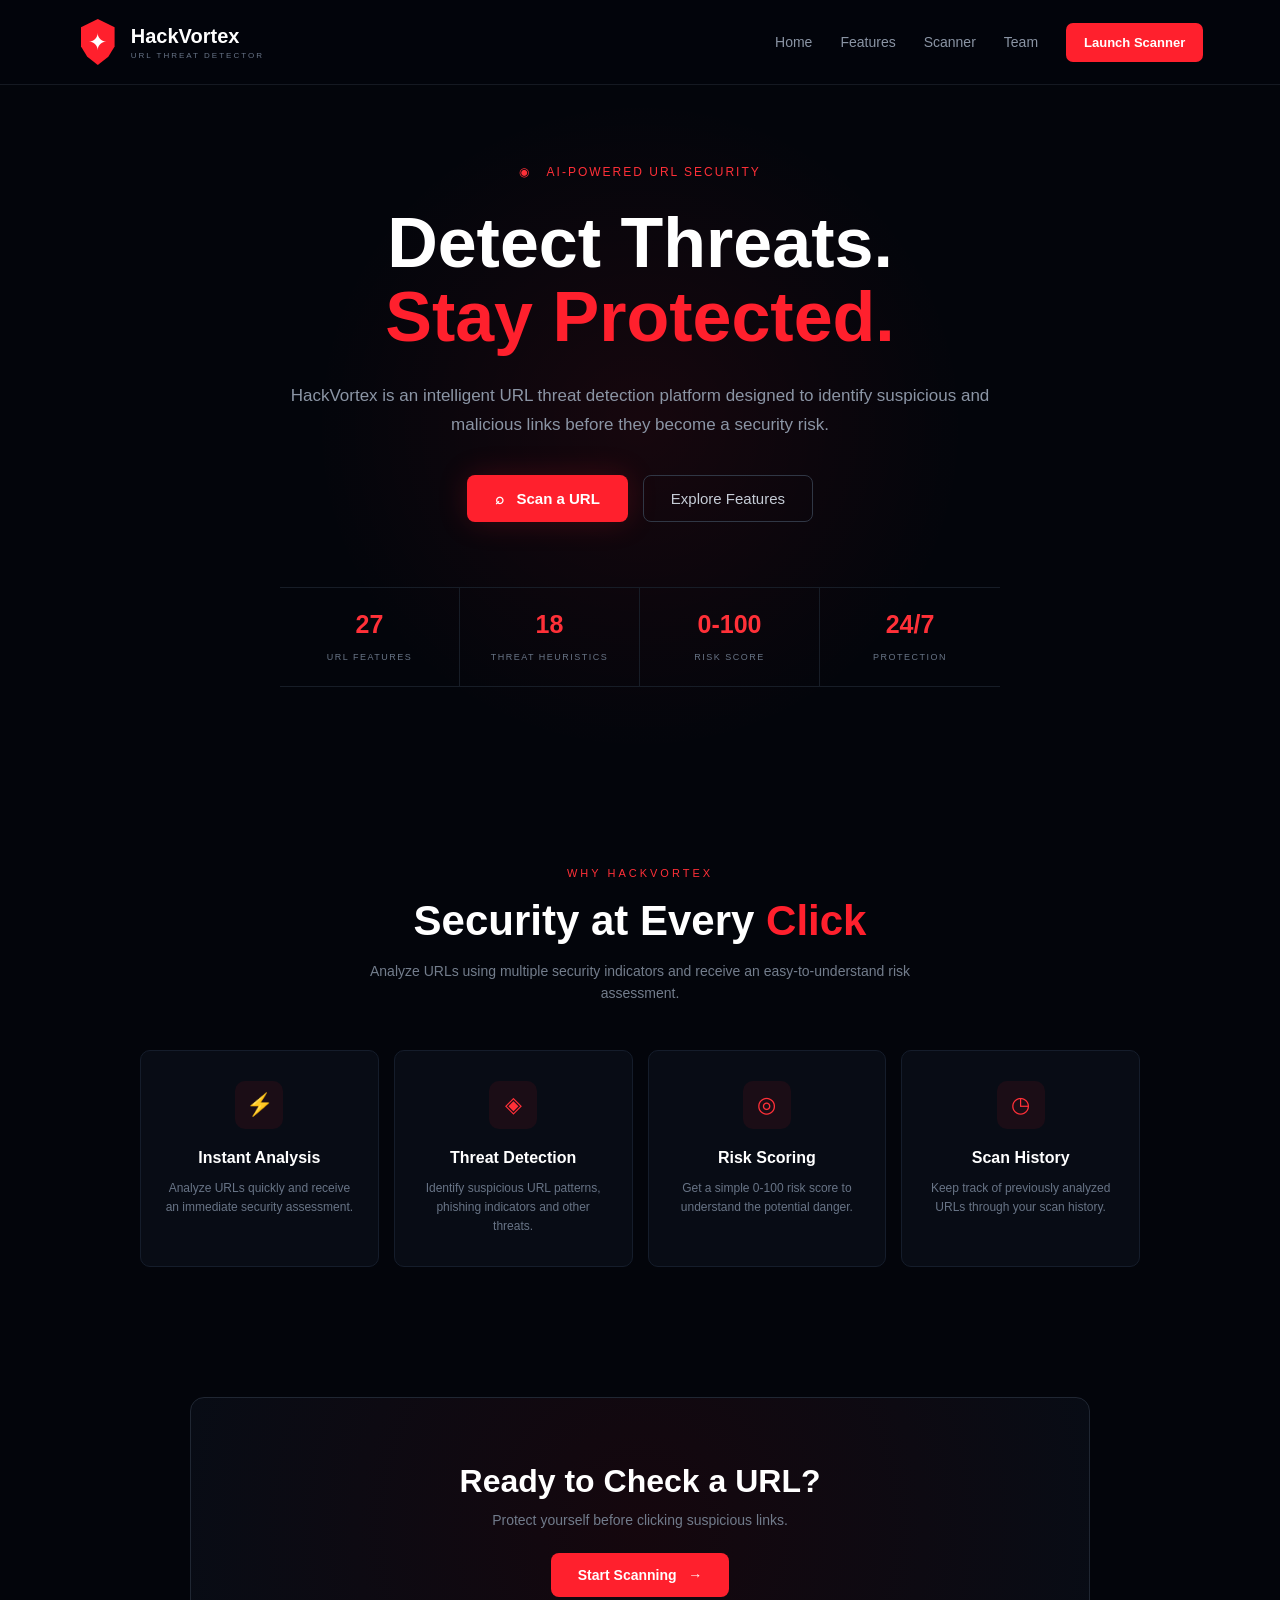
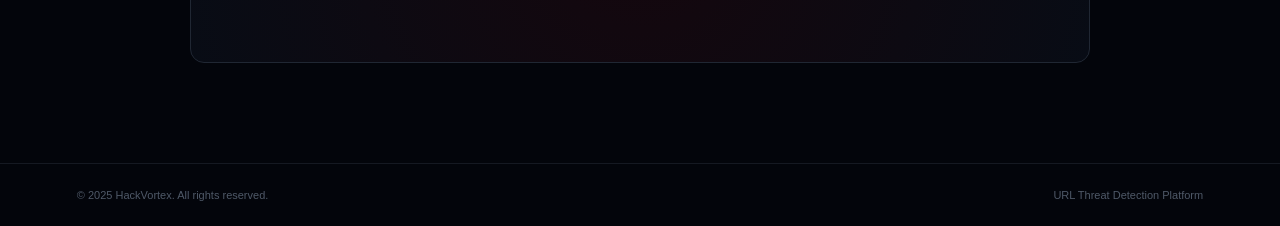
<file: landing.html>
<!DOCTYPE html>
<html lang="en">

<head>
    <meta charset="UTF-8">
    <meta name="viewport" content="width=device-width, initial-scale=1.0">

    <title>HackVortex - Cybersecurity</title>

    <link rel="stylesheet" href="landing.css">
</head>

<body>

    <!-- NAVBAR -->

    <nav class="navbar">

        <div class="logo">

            <div class="logo-icon">✦</div>

            <div>
                <h2>HackVortex</h2>
                <span>URL THREAT DETECTOR</span>
            </div>

        </div>


        <div class="nav-links">

            <a href="#home">Home</a>
            <a href="#features">Features</a>
            <a href="index.html">Scanner</a>
            <a href="team.html">Team</a>

            <button onclick="openScanner()">
                Launch Scanner
            </button>

        </div>

    </nav>


    <!-- HERO -->

    <main id="home">

        <section class="hero">

            <div class="tag">
                ◉ &nbsp; AI-POWERED URL SECURITY
            </div>


            <h1>
                Detect Threats.
                <br>
                <span>Stay Protected.</span>
            </h1>


            <p class="hero-text">
                HackVortex is an intelligent URL threat detection
                platform designed to identify suspicious and
                malicious links before they become a security risk.
            </p>


            <div class="hero-buttons">

                <button class="primary-btn" onclick="openScanner()">
                    ⌕ &nbsp; Scan a URL
                </button>

                <a href="#features" class="secondary-btn">
                    Explore Features
                </a>

            </div>


            <!-- STATS -->

            <div class="hero-stats">

                <div>
                    <strong>27</strong>
                    <span>URL FEATURES</span>
                </div>

                <div>
                    <strong>18</strong>
                    <span>THREAT HEURISTICS</span>
                </div>

                <div>
                    <strong>0-100</strong>
                    <span>RISK SCORE</span>
                </div>

                <div>
                    <strong>24/7</strong>
                    <span>PROTECTION</span>
                </div>

            </div>

        </section>


        <!-- FEATURES -->

        <section id="features" class="features-section">

            <div class="section-tag">
                WHY HACKVORTEX
            </div>

            <h2>
                Security at Every
                <span>Click</span>
            </h2>

            <p class="section-description">
                Analyze URLs using multiple security indicators
                and receive an easy-to-understand risk assessment.
            </p>


            <div class="feature-grid">


                <div class="feature-card">

                    <div class="feature-icon">
                        ⚡
                    </div>

                    <h3>Instant Analysis</h3>

                    <p>
                        Analyze URLs quickly and receive an
                        immediate security assessment.
                    </p>

                </div>


                <div class="feature-card">

                    <div class="feature-icon">
                        ◈
                    </div>

                    <h3>Threat Detection</h3>

                    <p>
                        Identify suspicious URL patterns,
                        phishing indicators and other threats.
                    </p>

                </div>


                <div class="feature-card">

                    <div class="feature-icon">
                        ◎
                    </div>

                    <h3>Risk Scoring</h3>

                    <p>
                        Get a simple 0-100 risk score to
                        understand the potential danger.
                    </p>

                </div>


                <div class="feature-card">

                    <div class="feature-icon">
                        ◷
                    </div>

                    <h3>Scan History</h3>

                    <p>
                        Keep track of previously analyzed URLs
                        through your scan history.
                    </p>

                </div>

            </div>

        </section>


        <!-- CTA -->

        <section class="cta">

            <h2>
                Ready to Check a URL?
            </h2>

            <p>
                Protect yourself before clicking suspicious links.
            </p>

            <button onclick="openScanner()">
                Start Scanning &nbsp; →
            </button>

        </section>

    </main>


    <footer>

        <div>
            © 2025 HackVortex. All rights reserved.
        </div>

        <div>
            URL Threat Detection Platform
        </div>

    </footer>


    <script>

        function openScanner() {
            window.location.href = "index.html";
        }

    </script>

</body>

</html>
</file>
<file: landing.css>
* {
    margin: 0;
    padding: 0;
    box-sizing: border-box;
}

html {
    scroll-behavior: smooth;
}

body {
    background: #03050b;
    color: white;

    font-family: Arial, Helvetica, sans-serif;

    min-height: 100vh;
}


/* NAVBAR */

.navbar {
    height: 85px;

    display: flex;
    align-items: center;
    justify-content: space-between;

    padding: 0 6%;

    border-bottom: 1px solid #151922;

    background: rgba(3, 5, 11, 0.95);
}


.logo {
    display: flex;
    align-items: center;

    gap: 12px;
}


.logo-icon {
    width: 42px;
    height: 46px;

    display: flex;
    align-items: center;
    justify-content: center;

    background: #ff202d;

    color: white;

    font-size: 23px;

    clip-path: polygon(
        50% 0%,
        90% 18%,
        90% 60%,
        75% 82%,
        50% 100%,
        25% 82%,
        10% 60%,
        10% 18%
    );
}


.logo h2 {
    font-size: 20px;
}


.logo span {
    display: block;

    color: #687487;

    font-size: 8px;

    letter-spacing: 2px;

    margin-top: 3px;
}


/* NAVIGATION */

.nav-links {
    display: flex;

    align-items: center;

    gap: 28px;
}


.nav-links a {
    color: #8a94a4;

    text-decoration: none;

    font-size: 14px;

    transition: 0.2s;
}


.nav-links a:hover {
    color: white;
}


.nav-links button {
    border: none;

    background: #ff202d;

    color: white;

    padding: 12px 18px;

    border-radius: 7px;

    font-size: 13px;

    font-weight: bold;

    cursor: pointer;
}


.nav-links button:hover {
    background: #ff3944;
}


/* HERO */

.hero {
    min-height: 650px;

    display: flex;

    flex-direction: column;

    align-items: center;

    justify-content: center;

    text-align: center;

    padding: 80px 20px;

    background:
        radial-gradient(
            circle at center,
            rgba(255, 32, 45, 0.08),
            transparent 45%
        );
}


.tag {
    color: #ff3038;

    font-size: 12px;

    letter-spacing: 2px;

    margin-bottom: 28px;
}


.hero h1 {
    font-size: 70px;

    line-height: 1.05;

    font-weight: 800;

    margin-bottom: 28px;
}


.hero h1 span {
    color: #ff202d;
}


.hero-text {
    max-width: 720px;

    color: #8b95a5;

    font-size: 17px;

    line-height: 1.7;

    margin-bottom: 35px;
}


/* HERO BUTTONS */

.hero-buttons {
    display: flex;

    gap: 15px;

    align-items: center;
}


.primary-btn {
    border: none;

    background: #ff202d;

    color: white;

    padding: 15px 28px;

    border-radius: 8px;

    font-size: 15px;

    font-weight: bold;

    cursor: pointer;

    box-shadow:
        0 0 30px rgba(255, 32, 45, 0.18);
}


.primary-btn:hover {
    background: #ff3944;
}


.secondary-btn {
    padding: 14px 27px;

    border: 1px solid #303745;

    border-radius: 8px;

    color: #c5ccd6;

    text-decoration: none;

    font-size: 15px;
}


.secondary-btn:hover {
    border-color: #ff3038;

    color: #ff3038;
}


/* STATS */

.hero-stats {
    display: flex;

    justify-content: center;

    margin-top: 65px;

    border-top: 1px solid #171d27;

    border-bottom: 1px solid #171d27;
}


.hero-stats div {
    min-width: 180px;

    padding: 22px 30px;

    border-right: 1px solid #171d27;
}


.hero-stats div:last-child {
    border-right: none;
}


.hero-stats strong {
    display: block;

    color: #ff3038;

    font-size: 25px;

    margin-bottom: 7px;
}


.hero-stats span {
    color: #687486;

    font-size: 9px;

    letter-spacing: 1.5px;
}


/* FEATURES */

.features-section {
    max-width: 1050px;

    margin: auto;

    padding: 100px 25px;

    text-align: center;
}


.section-tag {
    color: #ff3038;

    font-size: 11px;

    letter-spacing: 3px;

    margin-bottom: 18px;
}


.features-section h2 {
    font-size: 42px;

    margin-bottom: 15px;
}


.features-section h2 span {
    color: #ff202d;
}


.section-description {
    color: #737d8c;

    max-width: 600px;

    margin: auto;

    line-height: 1.6;

    font-size: 14px;
}


/* FEATURE GRID */

.feature-grid {
    display: grid;

    grid-template-columns: repeat(4, 1fr);

    gap: 15px;

    margin-top: 45px;
}


.feature-card {
    padding: 30px 20px;

    background: #080c15;

    border: 1px solid #151d2b;

    border-radius: 10px;

    transition: 0.25s;
}


.feature-card:hover {
    border-color: #ff3038;

    transform: translateY(-5px);
}


.feature-icon {
    width: 48px;
    height: 48px;

    display: flex;

    align-items: center;

    justify-content: center;

    margin: 0 auto 20px;

    border-radius: 10px;

    color: #ff3038;

    background: rgba(255, 32, 45, 0.08);

    font-size: 22px;
}


.feature-card h3 {
    font-size: 16px;

    margin-bottom: 12px;
}


.feature-card p {
    color: #687486;

    font-size: 12px;

    line-height: 1.6;
}


/* CTA */

.cta {
    max-width: 900px;

    margin: 30px auto 100px;

    padding: 65px 25px;

    text-align: center;

    border: 1px solid #202733;

    border-radius: 14px;

    background:
        radial-gradient(
            circle at center,
            rgba(255, 32, 45, 0.07),
            #080c15
        );
}


.cta h2 {
    font-size: 32px;

    margin-bottom: 12px;
}


.cta p {
    color: #717b8b;

    font-size: 14px;

    margin-bottom: 25px;
}


.cta button {
    border: none;

    background: #ff202d;

    color: white;

    padding: 14px 27px;

    border-radius: 8px;

    font-size: 14px;

    font-weight: bold;

    cursor: pointer;
}


/* FOOTER */

footer {
    border-top: 1px solid #151922;

    padding: 25px 6%;

    display: flex;

    justify-content: space-between;

    color: #4f5968;

    font-size: 11px;
}


/* MOBILE */

@media (max-width: 850px) {

    .nav-links {
        gap: 12px;
    }

    .nav-links a {
        display: none;
    }

    .hero h1 {
        font-size: 48px;
    }

    .hero-stats {
        flex-wrap: wrap;
    }

    .hero-stats div {
        min-width: 50%;
    }

    .feature-grid {
        grid-template-columns: repeat(2, 1fr);
    }
}


@media (max-width: 550px) {

    .hero h1 {
        font-size: 38px;
    }

    .hero-text {
        font-size: 14px;
    }

    .hero-buttons {
        flex-direction: column;

        width: 100%;
    }

    .primary-btn,
    .secondary-btn {
        width: 100%;
    }

    .feature-grid {
        grid-template-columns: 1fr;
    }

    footer {
        flex-direction: column;

        gap: 10px;

        text-align: center;
    }
}
</file>
